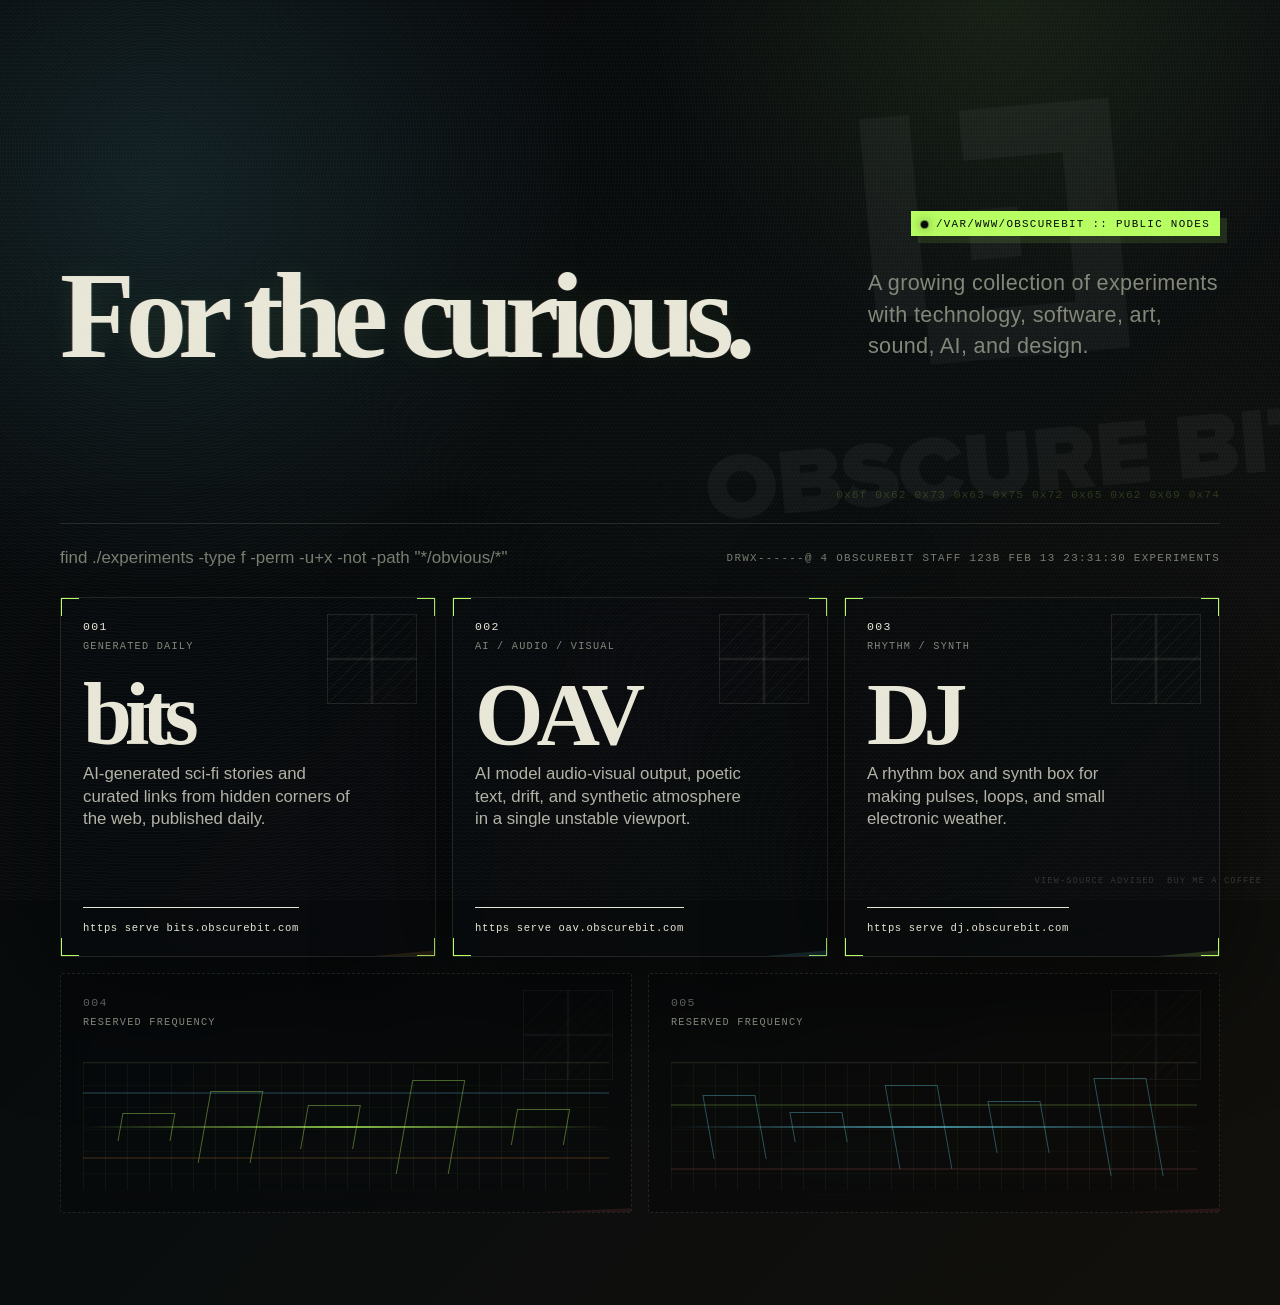
<file: index.html>
<!doctype html>
<!-- 418 - obscure bits encountered -->
<!-- node 004 reserved; do not index until signal stabilizes -->
<!-- poem fragment: /poem.txt -->
<html lang="en">
  <head>
    <meta charset="utf-8">
    <meta name="viewport" content="width=device-width, initial-scale=1">
    <title>obscurebit | small experiments with software, sound, AI, and design</title>
    <meta
      name="description"
      content="obscurebit is an index of small experiments with technology, software, art, sound, AI, and design."
    >
    <meta name="theme-color" content="#07060d">
    <meta property="og:title" content="obscurebit">
    <meta
      property="og:description"
      content="Little obscure experiments with technology, software, art, sound, AI, and design."
    >
    <meta property="og:type" content="website">
    <meta property="og:url" content="https://obscurebit.com/">
    <link rel="canonical" href="https://obscurebit.com/">
    <link rel="icon" type="image/png" href="assets/favicon.png">
    <link rel="apple-touch-icon" href="assets/favicon.png">
    <link rel="manifest" href="manifest.webmanifest">
    <script type="application/ld+json">
      {
        "@context": "https://schema.org",
        "@type": "CollectionPage",
        "name": "obscurebit",
        "url": "https://obscurebit.com/",
        "description": "A growing collection of experiments with technology, software, art, sound, AI, and design.",
        "hasPart": [
          {
            "@type": "CreativeWork",
            "name": "bits",
            "url": "https://bits.obscurebit.com/"
          },
          {
            "@type": "CreativeWork",
            "name": "OAV",
            "url": "https://oav.obscurebit.com/"
          },
          {
            "@type": "SoftwareApplication",
            "name": "DJ",
            "applicationCategory": "MultimediaApplication",
            "url": "https://dj.obscurebit.com/"
          }
        ]
      }
    </script>
    <script type="text/javascript">
      (function(e,c){if(!c.__SV){var l,h;window.mixpanel=c;c._i=[];c.init=function(q,r,f){function t(d,a){var g=a.split(".");2==g.length&&(d=d[g[0]],a=g[1]);d[a]=function(){d.push([a].concat(Array.prototype.slice.call(arguments,0)))}}var b=c;"undefined"!==typeof f?b=c[f]=[]:f="mixpanel";b.people=b.people||[];b.toString=function(d){var a="mixpanel";"mixpanel"!==f&&(a+="."+f);d||(a+=" (stub)");return a};b.people.toString=function(){return b.toString(1)+".people (stub)"};l="disable time_event track track_pageview track_links track_forms track_with_groups add_group set_group remove_group register register_once alias unregister identify name_tag set_config reset opt_in_tracking opt_out_tracking has_opted_in_tracking has_opted_out_tracking clear_opt_in_out_tracking start_batch_senders start_session_recording stop_session_recording people.set people.set_once people.unset people.increment people.append people.union people.track_charge people.clear_charges people.delete_user people.remove".split(" ");
      for(h=0;h<l.length;h++)t(b,l[h]);var n="set set_once union unset remove delete".split(" ");b.get_group=function(){function d(p){a[p]=function(){b.push([g,[p].concat(Array.prototype.slice.call(arguments,0))])}}for(var a={},g=["get_group"].concat(Array.prototype.slice.call(arguments,0)),m=0;m<n.length;m++)d(n[m]);return a};c._i.push([q,r,f])};c.__SV=1.2;var k=e.createElement("script");k.type="text/javascript";k.async=!0;k.src="undefined"!==typeof MIXPANEL_CUSTOM_LIB_URL?MIXPANEL_CUSTOM_LIB_URL:"file:"===
      e.location.protocol&&"//cdn.mxpnl.com/libs/mixpanel-2-latest.min.js".match(/^\/\//)?"https://cdn.mxpnl.com/libs/mixpanel-2-latest.min.js":"//cdn.mxpnl.com/libs/mixpanel-2-latest.min.js";e=e.getElementsByTagName("script")[0];e.parentNode.insertBefore(k,e)}})(document,window.mixpanel||[])

      mixpanel.init("507278c7e96ec74c3a554c73db81fa8f", {
        autocapture: true,
        record_sessions_percent: 100,
        debug: ["localhost", "127.0.0.1"].includes(window.location.hostname),
        persistence: "localStorage"
      });
    </script>
    <link rel="stylesheet" href="styles.css">
    <script src="script.js" defer></script>
  </head>
  <body>
    <div class="grain" aria-hidden="true"></div>
    <div class="scan-beam" aria-hidden="true"></div>
    <div class="easter-egg" aria-live="polite" aria-atomic="true">
      418 - obscure bits encountered
    </div>
    <div class="poem-burst" aria-live="polite" aria-atomic="true">
      <span>i am an ai teapot, short on steam</span>
      <span>i steep your prompts inside a dream</span>
      <span>ask for coffee, i serve a stream</span>
    </div>
    <div class="sudo-overlay" role="dialog" aria-modal="true" aria-label="Terminal access simulation" hidden>
      <div class="sudo-terminal">
        <div class="sudo-chrome" aria-hidden="true">
          <span></span>
          <span></span>
          <span></span>
          <strong>root@obscurebit:/experiments</strong>
        </div>
        <pre class="sudo-output" aria-live="polite"></pre>
        <p class="sudo-hint">press esc to close</p>
      </div>
    </div>
    <main class="site-shell">
      <header class="hero" aria-labelledby="page-title">
        <div class="brand-row">
          <p class="eyebrow">
            <span class="online-led" aria-hidden="true"></span>
            <span>/var/www/obscurebit :: public nodes</span>
          </p>
        </div>
        <div class="hero-grid">
          <h1 id="page-title">For the curious.</h1>
          <p class="intro">
            A growing collection of experiments with technology, software, art,
            sound, AI, and design.
          </p>
        </div>
      </header>

      <section class="manifest" aria-label="Site note">
        <p>
          find ./experiments -type f -perm -u+x -not -path "*/obvious/*"
        </p>
        <span id="status-line">drwx------@ 4 obscurebit staff 123B Feb 13 23:31:30 Experiments</span>
      </section>

      <section class="project-grid" aria-label="Experiments">
        <!-- last_seen values are ceremonial; the machines are not required to be truthful. -->
        <a class="project-card project-card--bits" href="https://bits.obscurebit.com/">
          <span class="project-number">001</span>
          <span class="project-kind">generated daily</span>
          <span class="trace-data">trace route=/bits latency=31ms mode=cron signal=warm</span>
          <h2>bits</h2>
          <p>
            AI-generated sci-fi stories and curated links from hidden corners of
            the web, published daily.
          </p>
          <span class="project-meta">last_seen=03:17Z checksum=0xB175 entropy=82%</span>
          <span class="project-action">https serve bits.obscurebit.com</span>
        </a>

        <a class="project-card project-card--oav" href="https://oav.obscurebit.com/">
          <span class="project-number">002</span>
          <span class="project-kind">ai / audio / visual</span>
          <span class="trace-data">trace route=/oav latency=44ms mode=vision signal=drift</span>
          <h2>OAV</h2>
          <p>
            AI model audio-visual output, poetic text, drift, and synthetic
            atmosphere in a single unstable viewport.
          </p>
          <span class="project-meta">last_seen=01:44Z checksum=0x0A7F entropy=91%</span>
          <span class="project-action">https serve oav.obscurebit.com</span>
        </a>

        <a class="project-card project-card--dj" href="https://dj.obscurebit.com/">
          <span class="project-number">003</span>
          <span class="project-kind">rhythm / synth</span>
          <span class="trace-data">trace route=/dj latency=23ms mode=clock signal=pulse</span>
          <h2>DJ</h2>
          <p>
            A rhythm box and synth box for making pulses, loops, and small
            electronic weather.
          </p>
          <span class="project-meta">last_seen=23:09Z checksum=0xD10D entropy=67%</span>
          <span class="project-action">https serve dj.obscurebit.com</span>
        </a>

        <article class="project-card project-card--ghost" aria-label="Future project slot">
          <span class="project-number">004</span>
          <span class="project-kind">reserved frequency</span>
          <span class="trace-data">trace route=/unknown latency=??? mode=reserved signal=locked</span>
          <div class="frequency-graphic" aria-hidden="true">
            <span></span>
            <span></span>
            <span></span>
            <span></span>
            <span></span>
          </div>
        </article>

        <article class="project-card project-card--ghost" aria-label="Future project slot">
          <span class="project-number">005</span>
          <span class="project-kind">reserved frequency</span>
          <span class="trace-data">trace route=/unknown latency=??? mode=reserved signal=asleep</span>
          <div class="frequency-graphic frequency-graphic--alt" aria-hidden="true">
            <span></span>
            <span></span>
            <span></span>
            <span></span>
            <span></span>
          </div>
        </article>
      </section>
    </main>

    <footer class="site-footer">
      <span>view-source advised</span>
      <a href="https://buymeacoffee.com/dudash">buy me a coffee</a>
    </footer>
  </body>
</html>
</file>
<file: styles.css>
:root {
  --void: #050608;
  --void-2: #0a0d10;
  --ink: #e8e7d7;
  --muted: #818679;
  --line: rgba(232, 231, 215, 0.12);
  --phosphor: #b7ff61;
  --amber: #c98b3a;
  --cyan: #5dc4d7;
  --red: #b85252;
  --card: rgba(8, 11, 13, 0.78);
  --shadow: 0 28px 120px rgba(0, 0, 0, 0.62);
}

* {
  box-sizing: border-box;
}

::selection {
  color: var(--phosphor);
  background: rgba(0, 0, 0, 0.88);
  text-shadow: 0 0 12px rgba(183, 255, 97, 0.4);
}

html {
  min-height: 100%;
  background: var(--void);
}

body {
  min-height: 100vh;
  margin: 0;
  color: var(--ink);
  font-family: "Iowan Old Style", "Palatino Linotype", Palatino, Georgia, serif;
  background:
    radial-gradient(circle at 12% 14%, rgba(93, 196, 215, 0.13), transparent 27rem),
    radial-gradient(circle at 78% 0%, rgba(183, 255, 97, 0.08), transparent 22rem),
    linear-gradient(135deg, #050608 0%, #090d0e 46%, #12100c 100%);
  overflow-x: hidden;
}

body::before {
  position: fixed;
  inset: 0;
  z-index: -2;
  content: "";
  background:
    linear-gradient(90deg, rgba(232, 231, 215, 0.032) 1px, transparent 1px),
    linear-gradient(rgba(232, 231, 215, 0.026) 1px, transparent 1px),
    linear-gradient(90deg, transparent 0 33%, rgba(183, 255, 97, 0.018) 33% 34%, transparent 34% 100%);
  background-size: 40px 40px, 40px 40px, 280px 100%;
  -webkit-mask-image: linear-gradient(to bottom, black, transparent 86%);
  mask-image: linear-gradient(to bottom, black, transparent 86%);
}

body::after {
  position: fixed;
  right: -12rem;
  bottom: -15rem;
  z-index: -1;
  width: 44rem;
  height: 44rem;
  content: "";
  background:
    repeating-conic-gradient(
      from 12deg,
      rgba(183, 255, 97, 0.08) 0deg 3deg,
      transparent 3deg 10deg
    );
  border-radius: 50%;
  opacity: 0.42;
  filter: blur(0.2px);
}

a {
  color: inherit;
}

.grain {
  position: fixed;
  inset: 0;
  z-index: 10;
  pointer-events: none;
  opacity: 0.18;
  background-image:
    repeating-linear-gradient(
      0deg,
      rgba(255, 255, 255, 0.08) 0 1px,
      transparent 1px 4px
    ),
    repeating-radial-gradient(circle at 12% 17%, rgba(255, 255, 255, 0.09) 0 1px, transparent 1px 3px);
  mix-blend-mode: screen;
}

body.trace-mode .grain {
  box-shadow:
    inset 0 0 0 1px rgba(183, 255, 97, 0.28),
    inset 0 0 42px rgba(183, 255, 97, 0.06);
}

.scan-beam {
  position: fixed;
  inset: 0;
  z-index: 9;
  pointer-events: none;
  background:
    linear-gradient(
      180deg,
      transparent 0,
      transparent 42%,
      rgba(183, 255, 97, 0.055) 50%,
      transparent 58%,
      transparent 100%
    );
  opacity: 0.4;
  transform: translateY(-120%);
  animation: page-scan 18s linear infinite;
  mix-blend-mode: screen;
}

.easter-egg {
  position: fixed;
  left: 18px;
  bottom: 14px;
  z-index: 11;
  padding: 8px 10px;
  color: var(--void);
  font-family: "Azeret Mono", "IBM Plex Mono", "Courier New", monospace;
  font-size: 0.62rem;
  letter-spacing: 0.08em;
  background: var(--phosphor);
  opacity: 0;
  pointer-events: none;
  transform: translateY(8px);
  transition:
    opacity 180ms ease,
    transform 180ms ease;
}

body.signal-open .easter-egg {
  opacity: 0.86;
  transform: translateY(0);
}

.poem-burst {
  position: fixed;
  top: 18px;
  left: 18px;
  z-index: 11;
  display: grid;
  gap: 5px;
  color: rgba(232, 231, 215, 0.82);
  font-family: "Azeret Mono", "IBM Plex Mono", "Courier New", monospace;
  font-size: 0.62rem;
  letter-spacing: 0.08em;
  line-height: 1.5;
  opacity: 0;
  pointer-events: none;
  transform: translateY(-8px);
  transition:
    opacity 180ms ease,
    transform 180ms ease;
}

.poem-burst span {
  width: max-content;
  max-width: calc(100vw - 36px);
  padding: 5px 7px;
  background: rgba(5, 6, 8, 0.78);
  border: 1px solid rgba(183, 255, 97, 0.18);
  box-shadow: 0 0 24px rgba(183, 255, 97, 0.08);
}

body.poem-open .poem-burst {
  opacity: 1;
  transform: translateY(0);
}

.sudo-overlay {
  position: fixed;
  inset: 0;
  z-index: 30;
  display: grid;
  place-items: center;
  padding: clamp(14px, 4vw, 54px);
  background:
    radial-gradient(circle at 20% 18%, rgba(183, 255, 97, 0.14), transparent 24rem),
    radial-gradient(circle at 88% 12%, rgba(93, 196, 215, 0.1), transparent 22rem),
    rgba(0, 0, 0, 0.9);
  opacity: 0;
  pointer-events: none;
  transition: opacity 180ms ease;
}

.sudo-overlay:not([hidden]) {
  opacity: 1;
  pointer-events: auto;
}

.sudo-terminal {
  position: relative;
  width: min(980px, 100%);
  min-height: min(720px, calc(100vh - 40px));
  padding: 48px 24px 42px;
  color: rgba(232, 231, 215, 0.88);
  background:
    linear-gradient(rgba(183, 255, 97, 0.035) 50%, transparent 50%) 0 0 / 100% 4px,
    linear-gradient(135deg, rgba(5, 8, 6, 0.96), rgba(8, 11, 13, 0.96));
  border: 1px solid rgba(183, 255, 97, 0.28);
  box-shadow:
    0 0 0 1px rgba(232, 231, 215, 0.05) inset,
    0 0 80px rgba(183, 255, 97, 0.1),
    0 40px 130px rgba(0, 0, 0, 0.72);
  overflow: hidden;
}

.sudo-terminal::after {
  position: absolute;
  inset: 0;
  content: "";
  background:
    linear-gradient(90deg, transparent, rgba(183, 255, 97, 0.08), transparent);
  opacity: 0.24;
  transform: translateX(-100%);
  animation: terminal-sweep 4.8s linear infinite;
  pointer-events: none;
}

.sudo-chrome {
  position: absolute;
  top: 0;
  left: 0;
  right: 0;
  display: flex;
  gap: 8px;
  align-items: center;
  height: 32px;
  padding: 0 12px;
  color: rgba(232, 231, 215, 0.48);
  font-family: "Azeret Mono", "IBM Plex Mono", "Courier New", monospace;
  font-size: 0.62rem;
  letter-spacing: 0.08em;
  background: rgba(183, 255, 97, 0.07);
  border-bottom: 1px solid rgba(183, 255, 97, 0.14);
}

.sudo-chrome span {
  width: 8px;
  height: 8px;
  border: 1px solid rgba(232, 231, 215, 0.28);
  border-radius: 50%;
}

.sudo-chrome strong {
  margin-left: 8px;
  font-weight: 400;
}

.sudo-output {
  position: relative;
  z-index: 1;
  min-height: 520px;
  margin: 0;
  white-space: pre-wrap;
  color: rgba(183, 255, 97, 0.86);
  font-family: "Azeret Mono", "IBM Plex Mono", "Courier New", monospace;
  font-size: clamp(0.74rem, 1.65vw, 0.98rem);
  line-height: 1.65;
  text-shadow: 0 0 18px rgba(183, 255, 97, 0.13);
}

.sudo-output::after {
  display: inline-block;
  width: 0.62em;
  height: 1.1em;
  margin-left: 3px;
  vertical-align: -0.18em;
  content: "";
  background: currentColor;
  animation: cursor-blink 800ms steps(1) infinite;
}

.sudo-hint {
  position: absolute;
  right: 18px;
  bottom: 14px;
  z-index: 1;
  margin: 0;
  color: rgba(232, 231, 215, 0.34);
  font-family: "Azeret Mono", "IBM Plex Mono", "Courier New", monospace;
  font-size: 0.58rem;
  letter-spacing: 0.12em;
  text-transform: uppercase;
  opacity: 0;
  transition: opacity 180ms ease;
}

.sudo-overlay.is-complete .sudo-hint {
  opacity: 1;
}

.site-shell {
  width: min(1160px, calc(100% - 32px));
  margin: 0 auto;
  padding: 56px 0 92px;
}

.hero {
  position: relative;
  min-height: 52vh;
  display: flex;
  flex-direction: column;
  justify-content: center;
  border-bottom: 1px solid var(--line);
  isolation: isolate;
}

.hero::before {
  position: absolute;
  right: 0;
  bottom: 18px;
  width: min(480px, 70vw);
  color: rgba(183, 255, 97, 0.18);
  content: "0x6f 0x62 0x73 0x63 0x75 0x72 0x65 0x62 0x69 0x74";
  font-family: "Azeret Mono", "IBM Plex Mono", "Courier New", monospace;
  font-size: 0.7rem;
  letter-spacing: 0.1em;
  line-height: 1.8;
  text-align: right;
}

.hero::after {
  position: absolute;
  top: 50%;
  right: clamp(-150px, -7vw, -40px);
  z-index: -1;
  width: min(58vw, 620px);
  aspect-ratio: 846 / 534;
  content: "";
  background: url("assets/obscurebit-logo-light-cropped.png") center / contain no-repeat;
  opacity: 0.045;
  transform: translateY(-47%) rotate(-5deg);
  filter: blur(0.2px);
  mix-blend-mode: screen;
  animation: ghost-breathe 9s ease-in-out infinite;
}

.brand-row {
  display: flex;
  align-items: center;
  justify-content: flex-end;
  margin-bottom: 28px;
}

.eyebrow,
.project-kind,
.project-number,
.manifest span,
.site-footer {
  font-family: "Azeret Mono", "IBM Plex Mono", "Courier New", monospace;
  letter-spacing: 0.12em;
  text-transform: uppercase;
}

.project-action {
  font-family: "Azeret Mono", "IBM Plex Mono", "Courier New", monospace;
  letter-spacing: 0.06em;
}

.project-meta {
  width: max-content;
  max-width: 100%;
  margin-bottom: 10px;
  color: rgba(183, 255, 97, 0.72);
  font-family: "Azeret Mono", "IBM Plex Mono", "Courier New", monospace;
  font-size: 0.58rem;
  letter-spacing: 0.08em;
  line-height: 1.45;
  opacity: 0;
  transform: translateY(6px);
  transition:
    opacity 180ms ease,
    transform 180ms ease;
}

.trace-data {
  position: absolute;
  top: 50px;
  left: 22px;
  right: 22px;
  z-index: 2;
  color: rgba(183, 255, 97, 0.82);
  font-family: "Azeret Mono", "IBM Plex Mono", "Courier New", monospace;
  font-size: 0.58rem;
  letter-spacing: 0.08em;
  line-height: 1.55;
  opacity: 0;
  pointer-events: none;
  transform: translateY(-5px);
  transition:
    opacity 180ms ease,
    transform 180ms ease;
}

body.trace-mode .trace-data {
  padding: 5px 7px;
  background: rgba(5, 6, 8, 0.72);
  border-left: 2px solid rgba(183, 255, 97, 0.72);
  opacity: 1;
  transform: translateY(0);
}

body.trace-mode .trace-data::before {
  content: "[trace] ";
  color: rgba(232, 231, 215, 0.64);
}

body.trace-mode .project-card {
  border-color: rgba(183, 255, 97, 0.52);
  box-shadow:
    0 0 0 1px rgba(183, 255, 97, 0.08) inset,
    0 28px 120px rgba(0, 0, 0, 0.62);
}

body.trace-mode .project-card::after {
  box-shadow:
    0 0 0 1px rgba(183, 255, 97, 0.08),
    -18px 34px 0 rgba(183, 255, 97, 0.05);
}

body.trace-mode .manifest p::after {
  content: " --trace";
  color: rgba(183, 255, 97, 0.72);
}

.eyebrow {
  width: max-content;
  margin: 0;
  padding: 7px 10px 6px;
  display: inline-flex;
  gap: 8px;
  align-items: center;
  color: var(--void);
  font-size: 0.68rem;
  background: var(--phosphor);
  box-shadow: 7px 7px 0 rgba(183, 255, 97, 0.12);
}

.online-led {
  width: 7px;
  height: 7px;
  border-radius: 50%;
  background: var(--void);
  box-shadow:
    0 0 0 1px rgba(5, 6, 8, 0.42),
    0 0 12px rgba(5, 6, 8, 0.72);
  animation: led-pulse 4.2s ease-in-out infinite;
}

.hero-grid {
  display: grid;
  grid-template-columns: minmax(0, 1.35fr) minmax(280px, 0.65fr);
  gap: clamp(28px, 6vw, 84px);
  align-items: end;
}

h1 {
  max-width: 900px;
  margin: 0;
  font-size: clamp(3.6rem, 9.6vw, 9rem);
  line-height: 0.84;
  letter-spacing: -0.075em;
  text-shadow:
    0 0 28px rgba(183, 255, 97, 0.08),
    -1px 0 rgba(184, 82, 82, 0.24),
    1px 0 rgba(93, 196, 215, 0.18);
  text-wrap: balance;
}

.intro {
  max-width: 390px;
  margin: 0 0 0.4rem;
  color: var(--muted);
  font-size: clamp(1.08rem, 2vw, 1.35rem);
  line-height: 1.45;
  font-family: "Avenir Next Condensed", "Arial Narrow", "Helvetica Neue", sans-serif;
  letter-spacing: 0.015em;
}

.manifest {
  display: flex;
  gap: 24px;
  align-items: center;
  justify-content: space-between;
  margin: 22px 0 26px;
  color: var(--muted);
}

.manifest p {
  max-width: 560px;
  margin: 0;
  font-size: 1.06rem;
  line-height: 1.45;
  font-family: "Avenir Next Condensed", "Arial Narrow", "Helvetica Neue", sans-serif;
}

.manifest span {
  flex: 0 0 auto;
  font-size: 0.68rem;
}

.project-grid {
  display: grid;
  grid-template-columns: repeat(6, 1fr);
  gap: 16px;
}

.project-card {
  position: relative;
  --tilt-x: 0deg;
  --tilt-y: 0deg;
  min-height: 360px;
  display: flex;
  grid-column: span 2;
  flex-direction: column;
  padding: 22px;
  color: var(--ink);
  text-decoration: none;
  background:
    linear-gradient(var(--phosphor), var(--phosphor)) top left / 18px 1px no-repeat,
    linear-gradient(var(--phosphor), var(--phosphor)) top left / 1px 18px no-repeat,
    linear-gradient(var(--phosphor), var(--phosphor)) top right / 18px 1px no-repeat,
    linear-gradient(var(--phosphor), var(--phosphor)) top right / 1px 18px no-repeat,
    linear-gradient(var(--phosphor), var(--phosphor)) bottom left / 18px 1px no-repeat,
    linear-gradient(var(--phosphor), var(--phosphor)) bottom left / 1px 18px no-repeat,
    linear-gradient(var(--phosphor), var(--phosphor)) bottom right / 18px 1px no-repeat,
    linear-gradient(var(--phosphor), var(--phosphor)) bottom right / 1px 18px no-repeat,
    var(--card);
  border: 1px solid var(--line);
  border-radius: 2px;
  box-shadow: var(--shadow);
  -webkit-backdrop-filter: blur(18px);
  backdrop-filter: blur(18px);
  overflow: hidden;
  isolation: isolate;
  animation: card-in 700ms cubic-bezier(0.2, 0.8, 0.2, 1) both;
  animation-delay: var(--delay, 0ms);
  transition:
    transform 220ms ease,
    background 220ms ease,
    border-color 220ms ease;
}

.project-card::before {
  position: absolute;
  inset: auto -16% -34% -16%;
  z-index: -1;
  height: 58%;
  content: "";
  background: var(--accent, var(--phosphor));
  clip-path: polygon(0 58%, 100% 36%, 100% 100%, 0 100%);
  opacity: 0.16;
  transition: transform 220ms ease, opacity 220ms ease;
}

.project-card::after {
  position: absolute;
  top: 16px;
  right: 18px;
  width: 5.5rem;
  height: 5.5rem;
  content: "";
  border: 1px solid rgba(232, 231, 215, 0.22);
  background:
    linear-gradient(90deg, transparent 48%, rgba(232, 231, 215, 0.18) 49% 51%, transparent 52%),
    linear-gradient(transparent 48%, rgba(232, 231, 215, 0.18) 49% 51%, transparent 52%),
    repeating-linear-gradient(135deg, transparent 0 8px, rgba(183, 255, 97, 0.08) 8px 9px);
  opacity: 0.5;
}

.project-card:where(:hover, :focus-visible) {
  background:
    linear-gradient(var(--phosphor), var(--phosphor)) top left / 22px 1px no-repeat,
    linear-gradient(var(--phosphor), var(--phosphor)) top left / 1px 22px no-repeat,
    linear-gradient(var(--phosphor), var(--phosphor)) top right / 22px 1px no-repeat,
    linear-gradient(var(--phosphor), var(--phosphor)) top right / 1px 22px no-repeat,
    linear-gradient(var(--phosphor), var(--phosphor)) bottom left / 22px 1px no-repeat,
    linear-gradient(var(--phosphor), var(--phosphor)) bottom left / 1px 22px no-repeat,
    linear-gradient(var(--phosphor), var(--phosphor)) bottom right / 22px 1px no-repeat,
    linear-gradient(var(--phosphor), var(--phosphor)) bottom right / 1px 22px no-repeat,
    rgba(10, 14, 16, 0.95);
  border-color: rgba(183, 255, 97, 0.36);
  transform:
    perspective(900px)
    translateY(-5px)
    rotateX(var(--tilt-x))
    rotateY(var(--tilt-y));
}

.project-card:where(:hover, :focus-visible)::before {
  opacity: 0.85;
  transform: translateY(-8px);
}

body.trace-mode .project-card:where(:hover, :focus-visible) .project-meta {
  opacity: 1;
  transform: translateY(0);
}

.project-card:focus-visible {
  outline: 3px solid var(--phosphor);
  outline-offset: 4px;
}

.project-card--dj {
  --accent: var(--phosphor);
}

.project-card:nth-child(2) {
  --delay: 90ms;
}

.project-card:nth-child(3) {
  --delay: 180ms;
}

.project-card:nth-child(4) {
  --delay: 270ms;
}

.project-card:nth-child(5) {
  --delay: 360ms;
}

.project-card--oav {
  --accent: var(--cyan);
}

.project-card--bits {
  --accent: var(--amber);
}

.project-card--ghost {
  min-height: 240px;
  grid-column: span 3;
  color: rgba(240, 239, 228, 0.38);
  background: rgba(5, 6, 8, 0.3);
  border-style: dashed;
  box-shadow: none;
}

.project-card--ghost::before {
  opacity: 0.16;
  background: var(--red);
}

.project-card--ghost::after {
  opacity: 0.22;
}

.project-card--ghost:where(:hover, :focus-visible) .frequency-graphic span::after {
  animation-duration: 1.4s;
}

.project-card--ghost:where(:hover, :focus-visible) .frequency-graphic::before {
  opacity: 0.7;
}

.frequency-graphic {
  position: relative;
  min-height: 128px;
  margin-top: auto;
  overflow: hidden;
  border-top: 1px solid rgba(232, 231, 215, 0.1);
}

.frequency-graphic::before,
.frequency-graphic::after {
  position: absolute;
  inset: 0;
  content: "";
}

.frequency-graphic::before {
  background:
    linear-gradient(90deg, rgba(183, 255, 97, 0.12) 1px, transparent 1px),
    linear-gradient(rgba(183, 255, 97, 0.08) 1px, transparent 1px);
  background-size: 22px 22px;
  opacity: 0.45;
}

.frequency-graphic::after {
  top: 50%;
  height: 2px;
  background: linear-gradient(90deg, transparent, rgba(183, 255, 97, 0.72), transparent);
  transform: translateY(-50%);
  box-shadow:
    0 -34px 0 rgba(93, 196, 215, 0.18),
    0 31px 0 rgba(201, 139, 58, 0.16);
}

.frequency-graphic span::after {
  position: absolute;
  top: -1px;
  left: -1px;
  width: calc(100% + 2px);
  height: 2px;
  content: "";
  background: rgba(183, 255, 97, 0.78);
  opacity: 0;
  animation: scan-pulse 3.8s linear infinite;
  animation-delay: var(--scan-delay, 0ms);
}

.frequency-graphic span {
  position: absolute;
  bottom: 50%;
  width: 10%;
  height: var(--height, 42px);
  border: 1px solid rgba(183, 255, 97, 0.38);
  border-bottom: 0;
  transform: translateY(50%) skewX(-10deg);
}

.frequency-graphic span:nth-child(1) {
  left: 7%;
  --height: 28px;
  --scan-delay: 0ms;
}

.frequency-graphic span:nth-child(2) {
  left: 23%;
  --height: 72px;
  --scan-delay: 220ms;
}

.frequency-graphic span:nth-child(3) {
  left: 42%;
  --height: 44px;
  --scan-delay: 440ms;
}

.frequency-graphic span:nth-child(4) {
  left: 61%;
  --height: 94px;
  --scan-delay: 660ms;
}

.frequency-graphic span:nth-child(5) {
  left: 82%;
  --height: 36px;
  --scan-delay: 880ms;
}

.frequency-graphic--alt::after {
  background: linear-gradient(90deg, transparent, rgba(93, 196, 215, 0.68), transparent);
  box-shadow:
    0 -22px 0 rgba(183, 255, 97, 0.14),
    0 42px 0 rgba(184, 82, 82, 0.16);
}

.frequency-graphic--alt span {
  border-color: rgba(93, 196, 215, 0.38);
  transform: translateY(50%) skewX(10deg);
}

.frequency-graphic--alt span:nth-child(1) {
  --height: 64px;
}

.frequency-graphic--alt span:nth-child(2) {
  --height: 30px;
}

.frequency-graphic--alt span:nth-child(3) {
  --height: 84px;
}

.frequency-graphic--alt span:nth-child(4) {
  --height: 52px;
}

.frequency-graphic--alt span:nth-child(5) {
  --height: 98px;
}

.project-number {
  font-size: 0.72rem;
}

.project-kind {
  margin-top: 7px;
  color: var(--muted);
  font-size: 0.64rem;
}

.project-card h2 {
  margin: auto 0 12px;
  font-size: clamp(3rem, 7vw, 5.5rem);
  line-height: 0.8;
  letter-spacing: -0.08em;
}

.project-card p {
  max-width: 30ch;
  margin: 0 0 24px;
  font-size: 1.05rem;
  line-height: 1.36;
  color: rgba(232, 231, 215, 0.76);
  font-family: "Avenir Next Condensed", "Arial Narrow", "Helvetica Neue", sans-serif;
}

.project-action {
  width: max-content;
  max-width: 100%;
  margin-top: auto;
  padding-top: 14px;
  font-size: 0.66rem;
  border-top: 1px solid currentColor;
}

.site-footer {
  position: fixed;
  right: 18px;
  bottom: 14px;
  z-index: 11;
  display: flex;
  gap: 12px;
  align-items: center;
  font-size: 0.55rem;
  opacity: 0.18;
  transition: opacity 160ms ease;
}

.site-footer:hover,
.site-footer:focus-within {
  opacity: 0.72;
}

.site-footer a {
  text-decoration: none;
}

@keyframes card-in {
  from {
    opacity: 0;
    transform: translateY(22px) scale(0.98);
  }

  to {
    opacity: 1;
    transform: translateY(0) scale(1);
  }
}

@keyframes page-scan {
  to {
    transform: translateY(120%);
  }
}

@keyframes ghost-breathe {
  0%,
  100% {
    opacity: 0.035;
    transform: translateY(-47%) rotate(-5deg) scale(0.985);
  }

  50% {
    opacity: 0.065;
    transform: translateY(-47%) rotate(-5deg) scale(1.015);
  }
}

@keyframes led-pulse {
  0%,
  72%,
  100% {
    opacity: 0.62;
    transform: scale(0.9);
  }

  8% {
    opacity: 1;
    transform: scale(1);
  }
}

@keyframes scan-pulse {
  0%,
  78%,
  100% {
    opacity: 0;
    transform: translateY(0);
  }

  8% {
    opacity: 0.88;
  }

  32% {
    opacity: 0;
    transform: translateY(var(--height, 42px));
  }
}

@keyframes cursor-blink {
  0%,
  49% {
    opacity: 1;
  }

  50%,
  100% {
    opacity: 0;
  }
}

@keyframes terminal-sweep {
  to {
    transform: translateX(100%);
  }
}

@media (prefers-reduced-motion: reduce) {
  *,
  *::before,
  *::after {
    animation-duration: 0.001ms !important;
    scroll-behavior: auto !important;
    transition-duration: 0.001ms !important;
  }
}

@media (max-width: 920px) {
  .site-shell {
    padding-top: 42px;
  }

  .hero {
    min-height: 48vh;
  }

  .hero-grid {
    grid-template-columns: 1fr;
  }

  .intro {
    max-width: 620px;
  }

  .project-card,
  .project-card--ghost {
    grid-column: span 3;
  }
}

@media (max-width: 640px) {
  .site-shell {
    width: min(100% - 22px, 1160px);
    padding-bottom: 66px;
  }

  h1 {
    font-size: clamp(3.5rem, 21vw, 6.2rem);
  }

  .brand-row {
    justify-content: flex-start;
  }

  .manifest {
    align-items: flex-start;
    flex-direction: column;
  }

  .project-grid {
    grid-template-columns: 1fr;
  }

  .project-card,
  .project-card--ghost {
    min-height: 300px;
    grid-column: auto;
  }

  .project-card--ghost {
    min-height: 210px;
  }

  .site-footer {
    position: static;
    width: min(1160px, calc(100% - 22px));
    margin: -38px auto 14px;
    justify-content: flex-end;
    text-align: right;
  }
}
</file>
